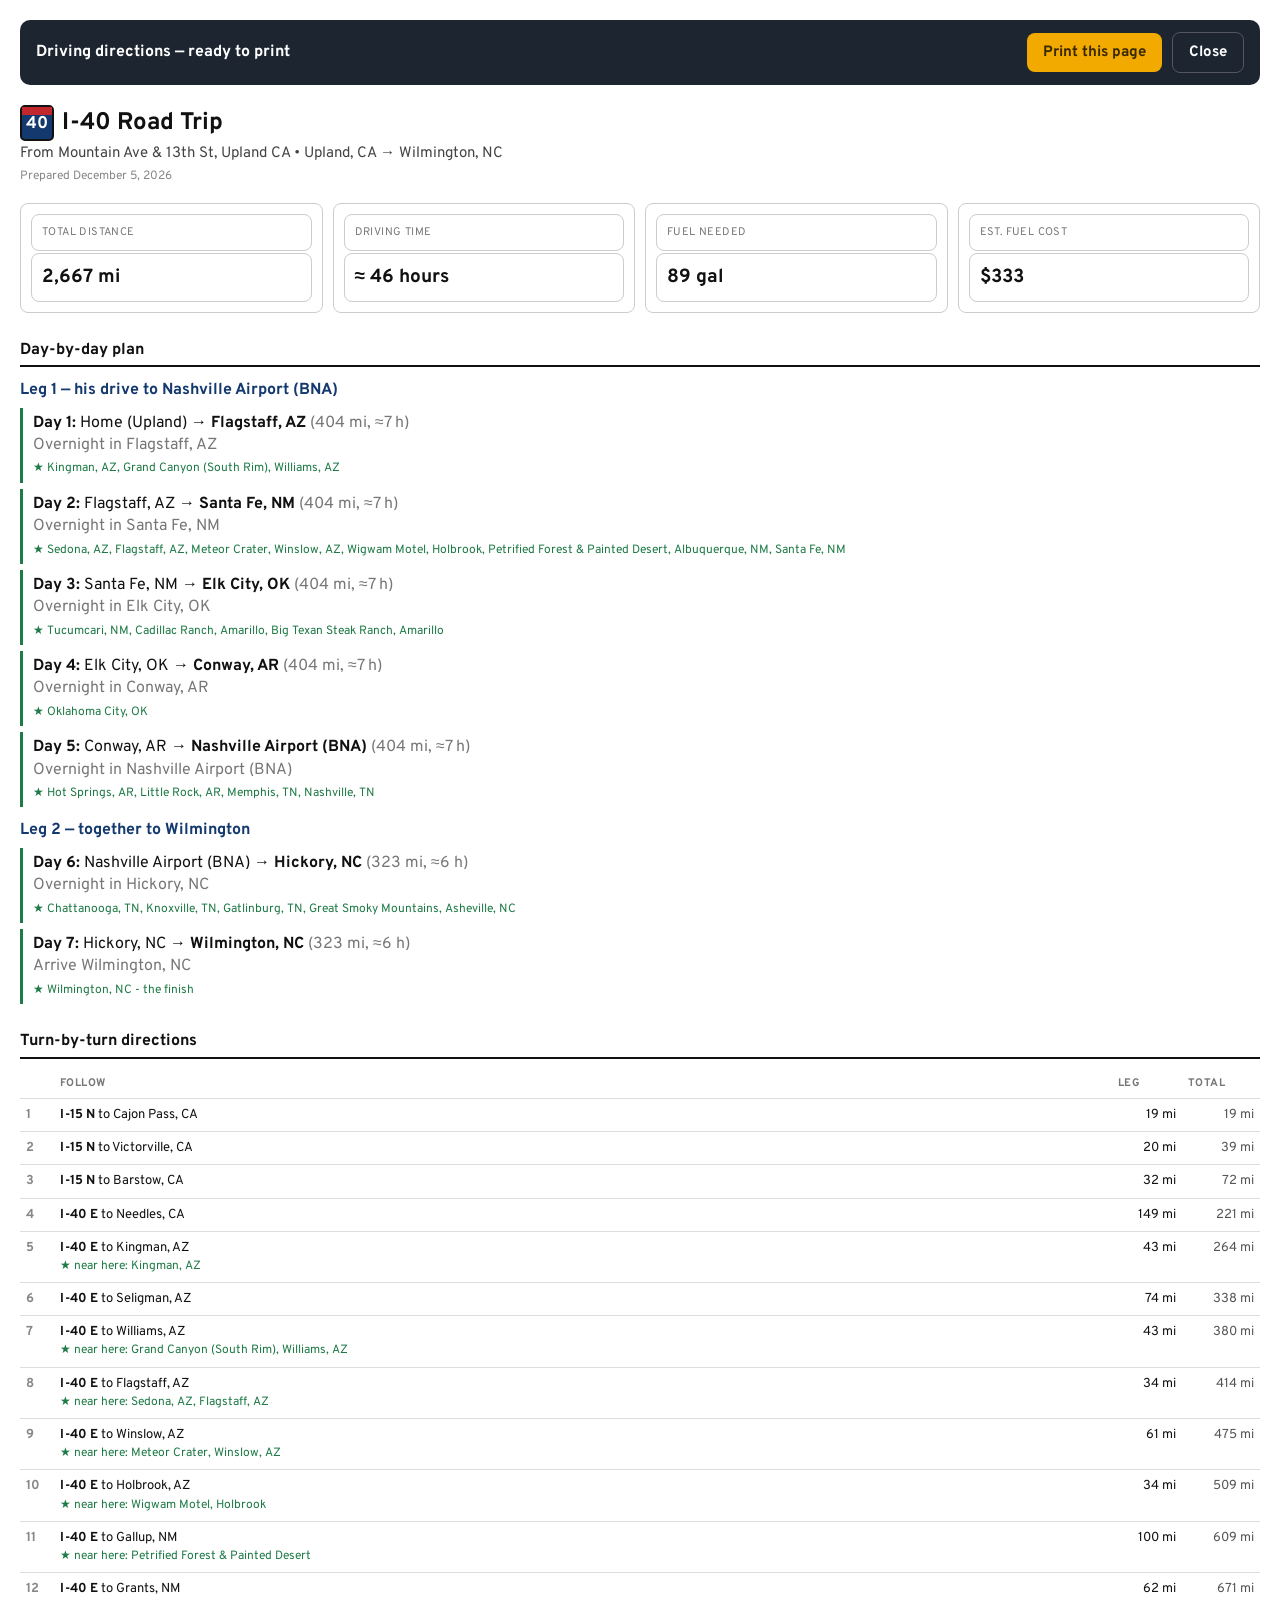
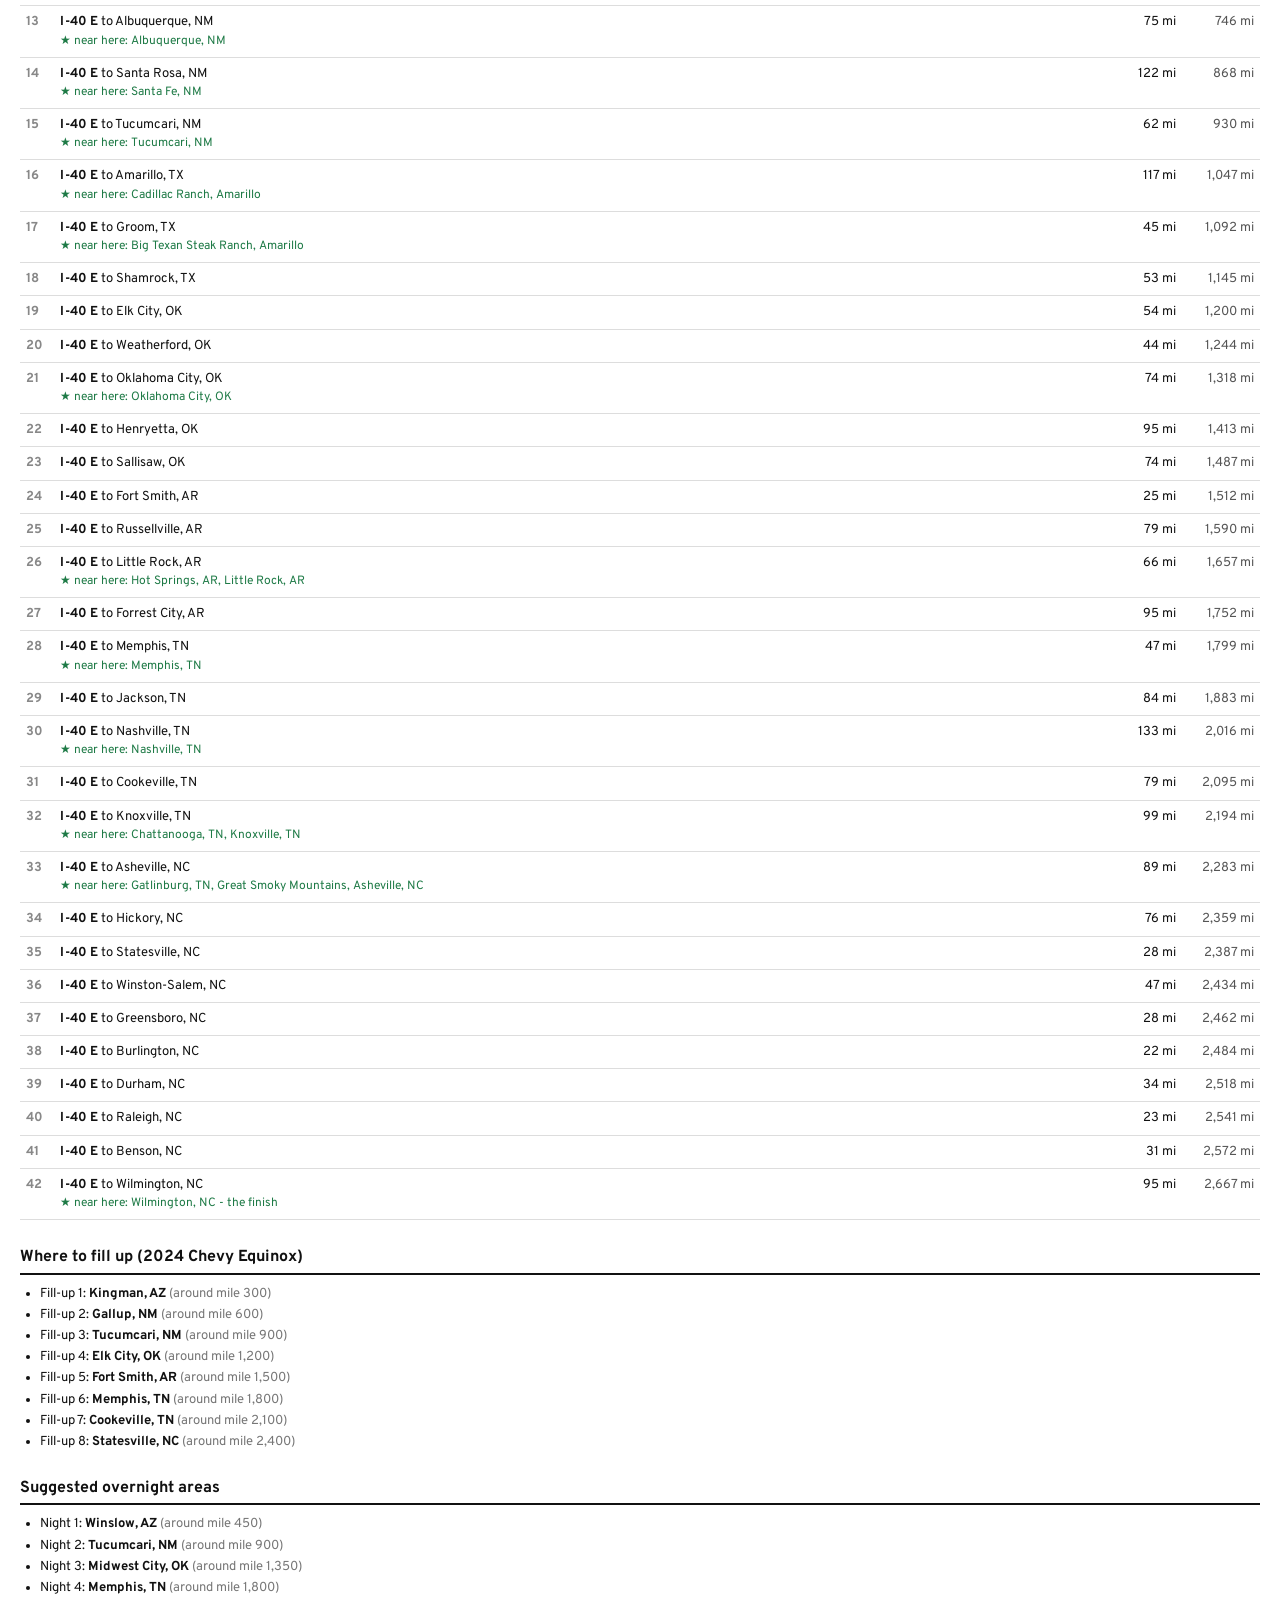
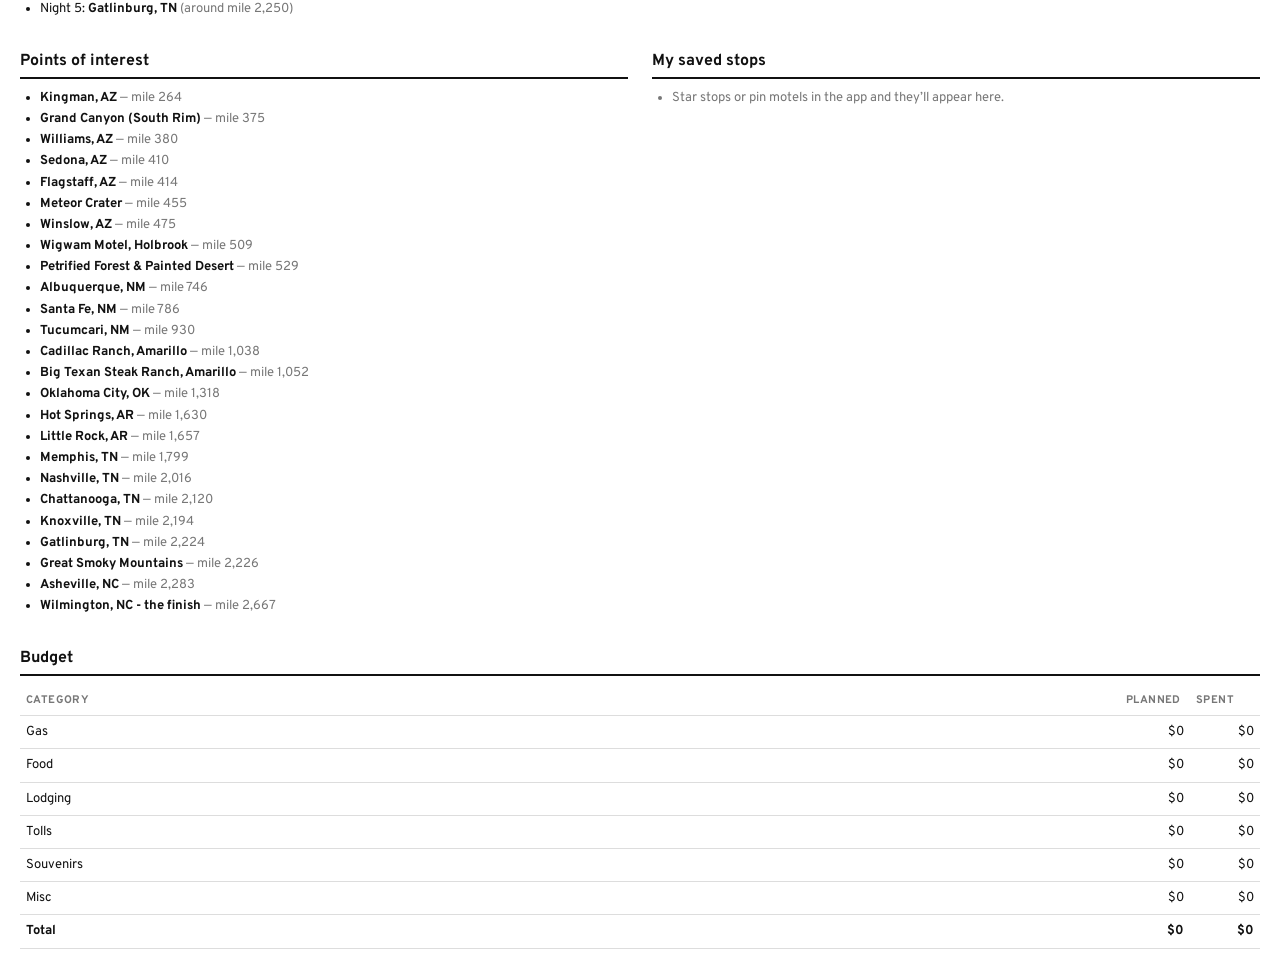
<file: print.html>
<!DOCTYPE html>
<html lang="en">
<head>
<meta charset="utf-8">
<meta name="viewport" content="width=device-width, initial-scale=1">
<title>I-40 Road Trip — Driving Directions</title>
<style>
  @font-face { font-family:"Overpass"; src:url("fonts/overpass-400.woff2") format("woff2"); font-weight:400; }
  @font-face { font-family:"Overpass"; src:url("fonts/overpass-700.woff2") format("woff2"); font-weight:700; }
  @page { margin:16mm 14mm; }
  *{ box-sizing:border-box; }
  body{ font-family:"Overpass", Arial, sans-serif; color:#111; background:#fff; margin:0; padding:20px; line-height:1.4; }
  .toolbar{ background:#1C2530; color:#fff; padding:12px 16px; border-radius:10px; display:flex; gap:10px; align-items:center; margin-bottom:20px; }
  .toolbar b{ flex:1; }
  .toolbar button{ font-family:inherit; font-size:15px; font-weight:700; padding:10px 16px; border:none; border-radius:8px; cursor:pointer; }
  .print{ background:#F2A900; color:#3a2a00; }
  .back{ background:transparent; color:#fff; border:1.5px solid #556 !important; }
  h1{ font-size:24px; margin:0 0 2px; }
  .route{ font-size:15px; color:#444; margin:0 0 4px; }
  .gen{ font-size:12px; color:#888; margin:0 0 18px; }
  .shield{ display:inline-block; width:34px; height:36px; background:#14396E; border:2px solid #111; border-radius:5px; color:#fff; text-align:center; vertical-align:middle; margin-right:8px; position:relative; }
  .shield i{ font-style:normal; font-weight:700; font-size:17px; position:absolute; bottom:2px; left:0; right:0; }
  .shield b{ display:block; height:8px; background:#C1272D; }
  .summary{ display:grid; grid-template-columns:repeat(4,1fr); gap:10px; margin:0 0 22px; }
  .summary div{ border:1px solid #ccc; border-radius:8px; padding:10px; }
  .summary .k{ font-size:11px; text-transform:uppercase; letter-spacing:.4px; color:#777; }
  .summary .v{ font-size:19px; font-weight:700; margin-top:2px; }
  h2{ font-size:16px; border-bottom:2px solid #111; padding-bottom:4px; margin:26px 0 10px; }
  table{ width:100%; border-collapse:collapse; }
  td, th{ text-align:left; padding:7px 6px; border-bottom:1px solid #ddd; font-size:13px; vertical-align:top; }
  th{ font-size:11px; text-transform:uppercase; letter-spacing:.4px; color:#777; }
  td.n{ width:34px; color:#888; font-weight:700; }
  td.mi{ width:70px; text-align:right; white-space:nowrap; }
  td.cum{ width:78px; text-align:right; white-space:nowrap; color:#555; }
  .road{ font-weight:700; }
  .stopnote{ color:#1E7A46; font-size:12px; }
  ul{ margin:6px 0; padding-left:20px; }
  li{ font-size:13px; margin:3px 0; }
  .muted{ color:#777; }
  .two{ display:grid; grid-template-columns:1fr 1fr; gap:24px; }
  @media print { .toolbar{ display:none; } body{ padding:0; } }
</style>
</head>
<body>
  <div class="toolbar">
    <b>Driving directions — ready to print</b>
    <button class="print" onclick="window.print()">Print this page</button>
    <button class="back" onclick="window.close()">Close</button>
  </div>

  <h1><span class="shield"><b></b><i>40</i></span>I-40 Road Trip</h1>
  <p class="route" id="route"></p>
  <p class="gen" id="gen"></p>
  <div class="summary" id="summary"></div>

  <h2>Day-by-day plan</h2>
  <div id="days"></div>

  <h2>Turn-by-turn directions</h2>
  <table><thead><tr><th></th><th>Follow</th><th class="mi">Leg</th><th class="cum">Total</th></tr></thead>
    <tbody id="legs"></tbody></table>

  <h2>Where to fill up (2024 Chevy Equinox)</h2>
  <ul id="fuel"></ul>

  <h2>Suggested overnight areas</h2>
  <ul id="nights"></ul>

  <div class="two">
    <div><h2>Points of interest</h2><ul id="poi"></ul></div>
    <div><h2>My saved stops</h2><ul id="saved"></ul></div>
  </div>

  <h2>Budget</h2>
  <table><thead><tr><th>Category</th><th class="mi">Planned</th><th class="mi">Spent</th></tr></thead>
    <tbody id="budget"></tbody></table>

  <script src="js/data.js"></script>
  <script src="js/towns.js"></script>
  <script src="js/geo.js"></script>
  <script src="js/store.js"></script>
  <script>
    const money = n => "$" + Math.round(Number(n)||0).toLocaleString();

    // Build the active route (his built route, or the plain I-40 base).
    const r = STORE.route;
    let pathNames = "Upland, CA \u2192 Wilmington, NC";
    if (r && r.geometry && r.geometry.length > 1) {
      GEO.build(r.geometry, { factor: r.approx ? 1.10 : 1.0, distanceMi: r.distance,
        durationHr: r.duration, legs: r.legs, named: r.approx ? r.waypoints : null, landmarkThresholdMi: 75 });
      if (r.waypoints && r.waypoints.length > 2)
        pathNames = r.waypoints.map(w => w.name).join(" \u2192 ");
    } else {
      GEO.build(ROUTE.map(p => [p.lat, p.lng]), { factor: 1.10, named: ROUTE, landmarkThresholdMi: 75 });
    }

    document.getElementById("route").textContent = "From Mountain Ave & 13th St, Upland CA  \u2022  " + pathNames
      + (r && r.meetup ? "  \u2022  daughter joins at " + r.meetup.name : "");
    document.getElementById("gen").textContent = "Prepared " + new Date().toLocaleDateString([], {month:"long", day:"numeric", year:"numeric"})
      + (r && r.approx ? "  \u2014  straight-line estimate (build on WiFi for real roads)" : "");

    const f = STORE.fuel;
    const gal = GEO.TOTAL / (f.mpgHwy || 30);
    const summary = [
      ["Total distance", GEO.fmtMi(GEO.TOTAL)],
      ["Driving time", "\u2248 " + Math.round(GEO.drivingHours()) + " hours"],
      ["Fuel needed", Math.round(gal) + " gal"],
      ["Est. fuel cost", money(gal * (f.gasPrice||0))]
    ];
    document.getElementById("summary").innerHTML = summary.map(s =>
      '<div><div class="k">'+s[0]+'</div><div class="v">'+s[1]+'</div></div>').join("");

    // day-by-day plan
    (function(){
      const perDay = STORE.milesPerDay || 450;
      const mObj = STORE.meetup;
      const segs = [];
      if (mObj.enabled) {
        const mmi = GEO.project(mObj.lat, mObj.lng).along;
        segs.push({ title: "Leg 1 — his drive to " + mObj.name, days: GEO.planDays(0, mmi, perDay, "Home (Upland)", mObj.name) });
        segs.push({ title: "Leg 2 — together to Wilmington", days: GEO.planDays(mmi, GEO.TOTAL, perDay, mObj.name, "Wilmington, NC") });
      } else {
        segs.push({ title: "", days: GEO.planDays(0, GEO.TOTAL, perDay, "Home (Upland)", "Wilmington, NC") });
      }
      const totalDays = segs.reduce((a,s)=>a+s.days.length,0);
      let dayNo = 0, html = "";
      segs.forEach(seg => {
        if (seg.title) html += '<p style="font-weight:700;color:#14396E;margin:12px 0 4px;">'+seg.title+'</p>';
        seg.days.forEach(d => {
          dayNo++;
          const last = dayNo === totalDays;
          html += '<div style="border-left:3px solid #1E7A46;padding:4px 0 4px 10px;margin:6px 0;">'+
            '<b>Day '+dayNo+':</b> '+d.from+' \u2192 <b>'+d.to+'</b> '+
            '<span class="muted">('+d.miles.toLocaleString()+' mi, \u2248'+Math.round(d.hours)+' h)</span><br>'+
            '<span class="muted">'+(last ? "Arrive "+d.to : "Overnight in "+d.to)+'</span>'+
            (d.stops.length ? '<br><span class="stopnote">\u2605 '+d.stops.join(", ")+'</span>' : '')+
            '</div>';
        });
      });
      document.getElementById("days").innerHTML = html;
    })();

    // directions
    const legs = GEO.directions();
    const mm = (r && r.meetup) ? GEO.project(r.meetup.lat, r.meetup.lng).along : null;
    let inserted = false;
    document.getElementById("legs").innerHTML = legs.map((l, i) => {
      let pre = "";
      if (mm != null && !inserted && l.cum >= mm) {
        inserted = true;
        pre = '<tr><td></td><td colspan="3" style="background:#eef4ff;border-left:4px solid #14396E;font-weight:700;">\u2708 Meet up: '+r.meetup.name+' \u2014 around mile '+Math.round(mm).toLocaleString()+' (daughter joins here)</td></tr>';
      }
      const follow = l.to ? ('<span class="road">'+l.road+'</span> to '+l.to)
                          : ('Continue on <span class="road">'+l.road+'</span>');
      let html = pre + '<tr><td class="n">'+(i+1)+'</td><td>'+follow;
      if (l.stops && l.stops.length) html += '<br><span class="stopnote">\u2605 near here: '+l.stops.join(", ")+'</span>';
      html += '</td><td class="mi">'+l.seg+' mi</td><td class="cum">'+l.cum.toLocaleString()+' mi</td></tr>';
      return html;
    }).join("");

    // fuel + overnight
    const gas = GEO.fuelStops(f.refuelEveryMi);
    document.getElementById("fuel").innerHTML = gas.map((s,i) =>
      '<li>Fill-up '+(i+1)+': <b>'+s.town+'</b> <span class="muted">(around mile '+s.mile.toLocaleString()+')</span></li>').join("");
    const nights = GEO.overnightStops(450);
    document.getElementById("nights").innerHTML = nights.map((s,i) =>
      '<li>Night '+(i+1)+': <b>'+s.town+'</b> <span class="muted">(around mile '+s.mile.toLocaleString()+')</span></li>').join("");

    // POIs + saved
    document.getElementById("poi").innerHTML = GEO.milestones.map(m =>
      '<li><b>'+m.name+'</b> <span class="muted">\u2014 mile '+Math.round(m.along).toLocaleString()+'</span></li>').join("");
    const favs = GEO.milestones.filter(m => STORE.favs.includes(m.id)).map(m => '<li>\u2605 '+m.name+'</li>');
    const pins = STORE.custom.map(c => '<li>\uD83D\uDCCD '+c.name+'</li>');
    document.getElementById("saved").innerHTML = (favs.concat(pins).join("")) ||
      '<li class="muted">Star stops or pin motels in the app and they\u2019ll appear here.</li>';

    // budget
    const spent = STORE.spentByCat();
    document.getElementById("budget").innerHTML = CATEGORIES.map(c =>
      '<tr><td>'+c+'</td><td class="mi">'+money(STORE.budget[c]||0)+'</td><td class="mi">'+money(spent[c]||0)+'</td></tr>').join("")
      + '<tr><td><b>Total</b></td><td class="mi"><b>'+money(STORE.totalBudget())+'</b></td><td class="mi"><b>'+money(STORE.totalSpent())+'</b></td></tr>';
  </script>
</body>
</html>
</file>
